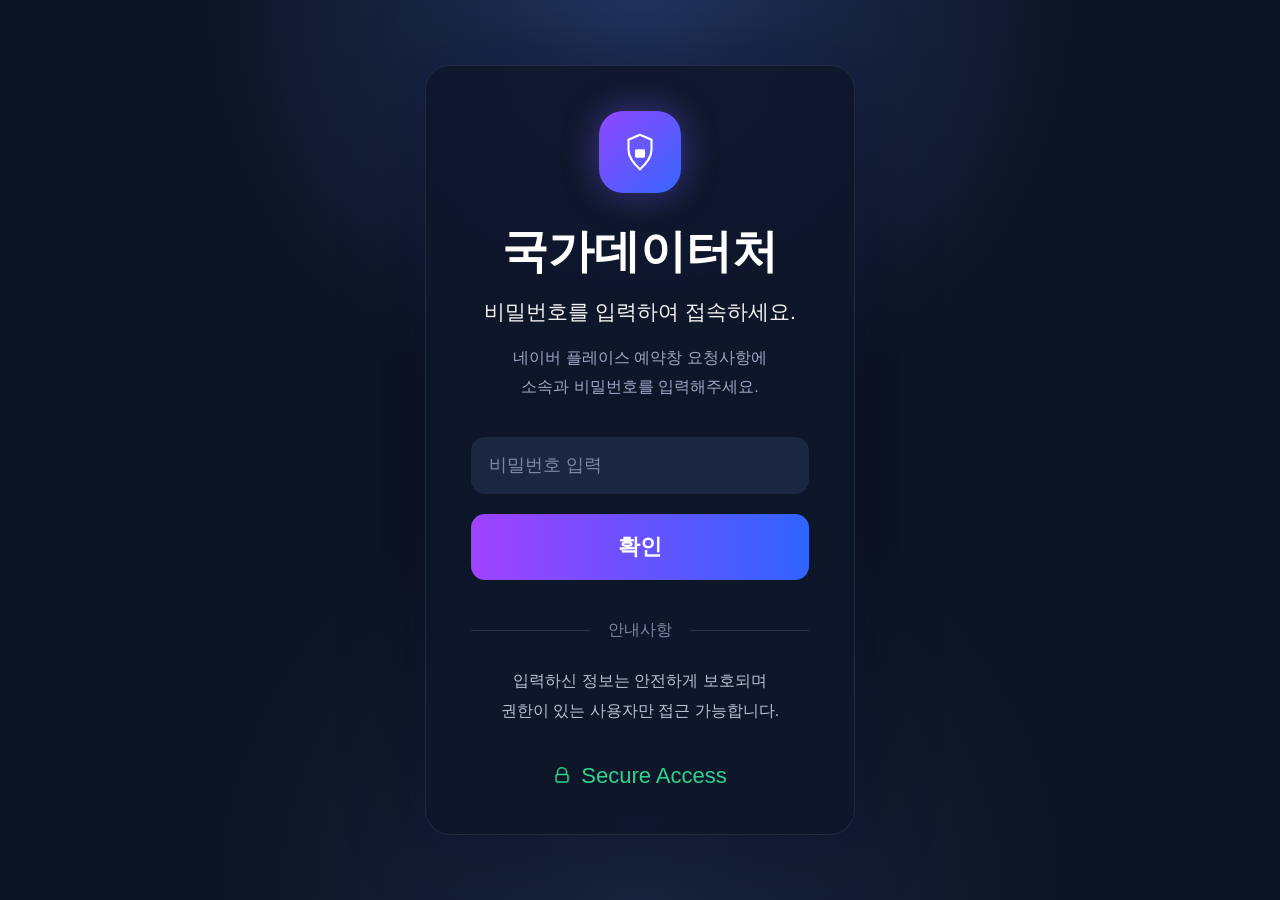
<file: index.html>
<!DOCTYPE html>
<html lang="ko">
<head>
<meta charset="UTF-8">
<meta name="viewport" content="width=device-width, initial-scale=1.0">
<title>국가데이터처</title>

<link rel="stylesheet" href="style.css">
</head>
<body>

<div class="background"></div>

<div class="card">

<div class="logo">

<svg viewBox="0 0 64 64">
<path d="M32 8
L48 15
V29
C48 40
40 49
32 56
24 49
16 40
16 29
V15
Z"
fill="none"
stroke="white"
stroke-width="3"/>

<rect
x="25"
y="28"
width="14"
height="12"
rx="2"
fill="white"/>

<path
d="M28 28
V24
A4 4 0 0 1 36 24
V28"
fill="none"
stroke="#6d5cff"
stroke-width="2"/>

</svg>

</div>

<h1>국가데이터처</h1>

<h2>비밀번호를 입력하여 접속하세요.</h2>

<p class="desc">
네이버 플레이스 예약창 요청사항에<br>
소속과 비밀번호를 입력해주세요.
</p>

<div class="inputBox">

<input
type="password"
id="pw"
placeholder="비밀번호 입력">

</div>

<button id="loginBtn">
확인
</button>

<div class="line">
<span>안내사항</span>
</div>

<p class="notice">
입력하신 정보는 안전하게 보호되며<br>
권한이 있는 사용자만 접근 가능합니다.
</p>

<div class="footer">

<svg width="18" height="18" viewBox="0 0 24 24">

<path
d="M6 10
V7
A6 6 0 0 1 18 7
V10"

fill="none"
stroke="#2ad58d"
stroke-width="2"/>

<rect
x="4"
y="10"
width="16"
height="10"
rx="2"
fill="none"
stroke="#2ad58d"
stroke-width="2"/>

</svg>

<span>Secure Access</span>

</div>

</div>

<script src="script.js"></script>

</body>
</html>
</file>
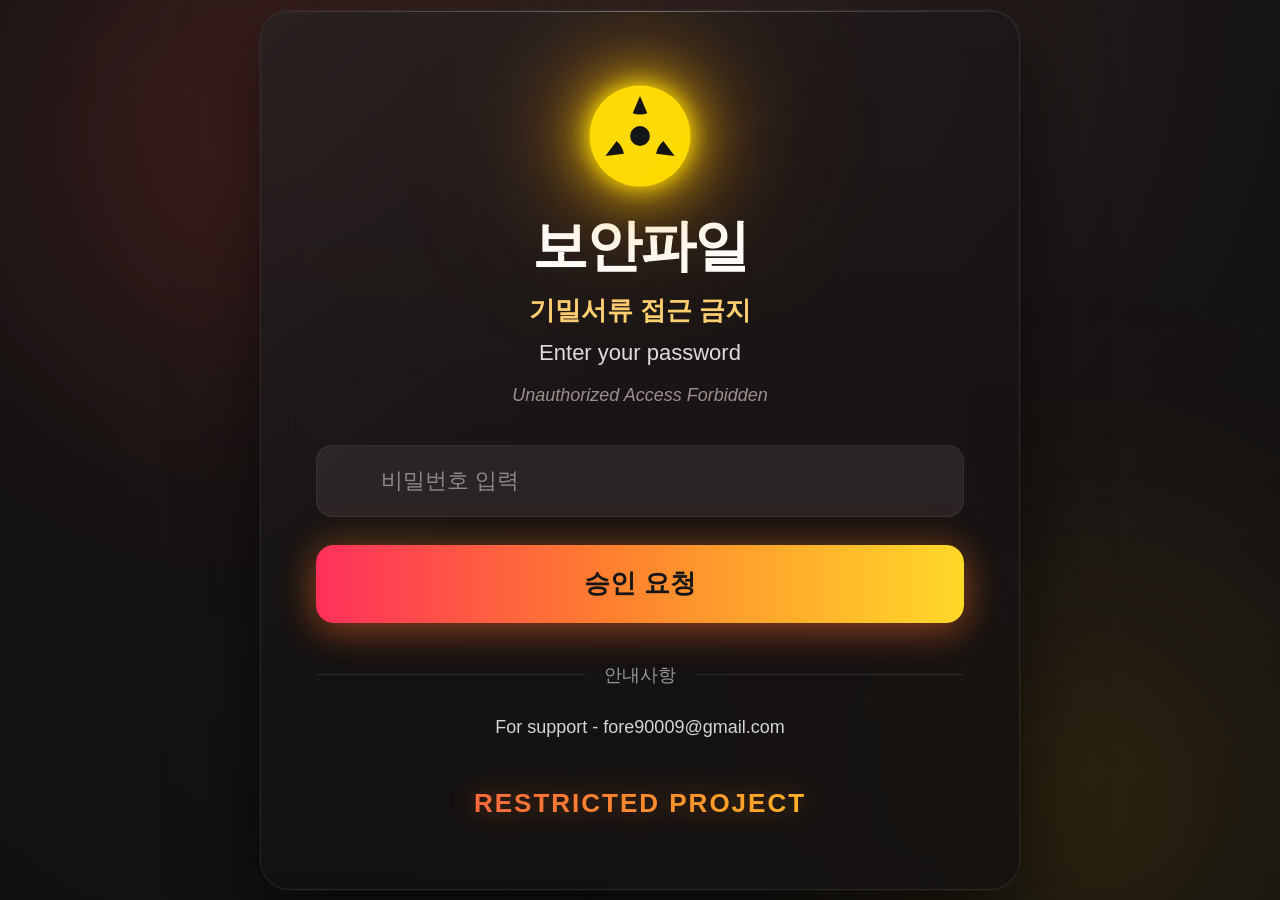
<file: MD4928/index.html>
<!DOCTYPE html>
<html lang="ko">
<head>
<meta charset="UTF-8">
<meta name="viewport" content="width=device-width,initial-scale=1.0">
<title>보안서류</title>

<link rel="stylesheet"
href="https://cdnjs.cloudflare.com/ajax/libs/font-awesome/6.5.2/css/all.min.css">

<link rel="stylesheet" href="style.css">
</head>
<body>

<div class="background">
<div class="bg-glow glow1"></div>
<div class="bg-glow glow2"></div>
</div>

<div id="loginPage">
<div class="card" id="card">

<div class="warning-area">

<svg class="warning-icon" viewBox="0 0 512 512">

    <circle
        cx="256"
        cy="256"
        r="235"
        fill="#FFD900"/>

    <circle
        cx="256"
        cy="256"
        r="46"
        fill="#111"/>

    <path
        fill="#111"
        d="M256 70
        L290 150
        A110 110 0 0 1 222 150
        Z"/>

    <path
        fill="#111"
        transform="rotate(120 256 256)"
        d="M256 70
        L290 150
        A110 110 0 0 1 222 150
        Z"/>

    <path
        fill="#111"
        transform="rotate(240 256 256)"
        d="M256 70
        L290 150
        A110 110 0 0 1 222 150
        Z"/>

</svg>

</div>

<h1>보안파일</h1>
<h2>기밀서류 접근 금지</h2>
<p class="subtitle">Enter your password</p>
<p class="notice-top">Unauthorized Access Forbidden</p>

<div class="input-box">
<input type="password" id="password" placeholder="비밀번호 입력">
</div>

<button id="loginBtn">
<span class="shine"></span>
승인 요청
</button>

<div class="divider"><span>안내사항</span></div>

<div class="info">
<p>For support - fore90009@gmail.com</p>
</div>

<div class="footer">
<span>RESTRICTED PROJECT</span>
</div>

</div>
</div>

<div id="linkTree" style="display:none;">

<div class="tree">

<img src="profile.png" class="profile">

<h1 class="treeTitle">보안서류</h1>

<p class="treeSub">승인된 사용자 전용 메뉴</p>

<div class="treeButtons">

<a class="treeBtn" href="https: //drive.google.com/drive/folders /1jBFRr2qg2sVYnWPCo6V8P8aJqS604mx7" target="_blank">드라이브</a>

<a class="treeBtn" href="https://example.com" target="_blank">문서</a>

<a class="treeBtn" href="https: //drive.google.com/drive/folders /1jBFRr2qg2sVYnWPCo6V8P8aJqS604mx7" target="_blank">보안파일</a>

<a class="treeBtn" href="https://example.com" target="_blank">AS 요청</a>

</div>

<div class="contact">
<h3>CONTACT ME</h3>

<div class="icons">

<a href="mailto:fore90009@gmail.com" target="_blank">
    <i class="fa-solid fa-envelope"></i>
</a>

<a href="https://example.com" target="_blank">
    <i class="fa-solid fa-globe"></i>
</a>

<a href="https://github.com/fore90009" target="_blank">
    <i class="fa-brands fa-github"></i>
</a>

</div>

</div>

</div>

</div>

<script src="script.js"></script>
</body>
</html>
</file>
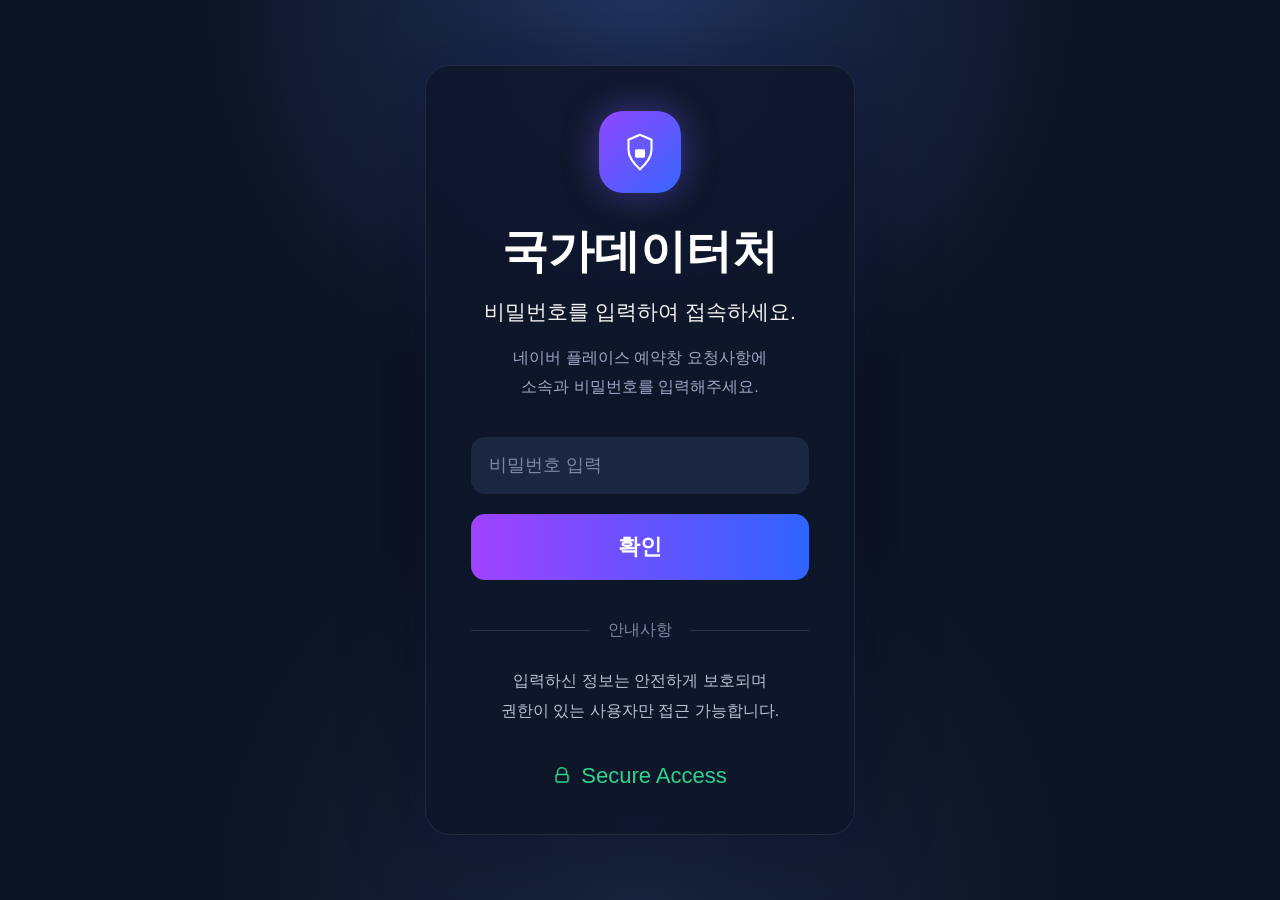
<file: site1-2/index.html>
<!DOCTYPE html>
<html lang="ko">
<head>
<meta charset="UTF-8">
<meta name="viewport" content="width=device-width, initial-scale=1.0">
<title>국가데이터처</title>

<link rel="stylesheet" href="style.css">
</head>
<body>

<div class="background"></div>

<div class="card">

<div class="logo">

<svg viewBox="0 0 64 64">
<path d="M32 8
L48 15
V29
C48 40
40 49
32 56
24 49
16 40
16 29
V15
Z"
fill="none"
stroke="white"
stroke-width="3"/>

<rect
x="25"
y="28"
width="14"
height="12"
rx="2"
fill="white"/>

<path
d="M28 28
V24
A4 4 0 0 1 36 24
V28"
fill="none"
stroke="#6d5cff"
stroke-width="2"/>

</svg>

</div>

<h1>국가데이터처</h1>

<h2>비밀번호를 입력하여 접속하세요.</h2>

<p class="desc">
네이버 플레이스 예약창 요청사항에<br>
소속과 비밀번호를 입력해주세요.
</p>

<div class="inputBox">

<input
type="password"
id="pw"
placeholder="비밀번호 입력">

</div>

<button id="loginBtn">
확인
</button>

<div class="line">
<span>안내사항</span>
</div>

<p class="notice">
입력하신 정보는 안전하게 보호되며<br>
권한이 있는 사용자만 접근 가능합니다.
</p>

<div class="footer">

<svg width="18" height="18" viewBox="0 0 24 24">

<path
d="M6 10
V7
A6 6 0 0 1 18 7
V10"

fill="none"
stroke="#2ad58d"
stroke-width="2"/>

<rect
x="4"
y="10"
width="16"
height="10"
rx="2"
fill="none"
stroke="#2ad58d"
stroke-width="2"/>

</svg>

<span>Secure Access</span>

</div>

</div>

<script src="script.js"></script>

</body>
</html>
</file>
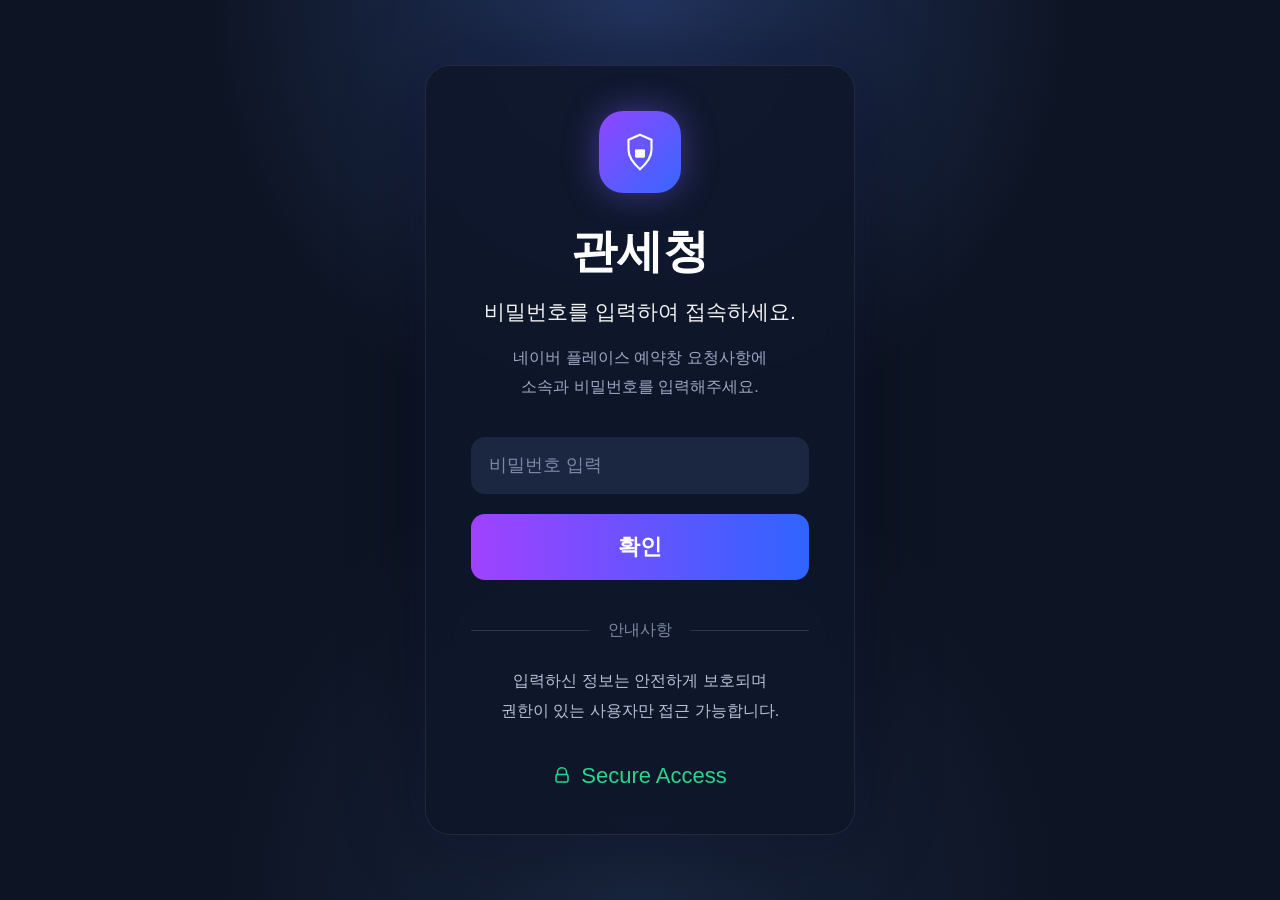
<file: site2-2/index.html>
<!DOCTYPE html>
<html lang="ko">
<head>
<meta charset="UTF-8">
<meta name="viewport" content="width=device-width, initial-scale=1.0">
<title>관세청</title>

<link rel="stylesheet" href="style.css">
</head>
<body>

<div class="background"></div>

<div class="card">

<div class="logo">

<svg viewBox="0 0 64 64">
<path d="M32 8
L48 15
V29
C48 40
40 49
32 56
24 49
16 40
16 29
V15
Z"
fill="none"
stroke="white"
stroke-width="3"/>

<rect
x="25"
y="28"
width="14"
height="12"
rx="2"
fill="white"/>

<path
d="M28 28
V24
A4 4 0 0 1 36 24
V28"
fill="none"
stroke="#6d5cff"
stroke-width="2"/>

</svg>

</div>

<h1>관세청</h1>

<h2>비밀번호를 입력하여 접속하세요.</h2>

<p class="desc">
네이버 플레이스 예약창 요청사항에<br>
소속과 비밀번호를 입력해주세요.
</p>

<div class="inputBox">

<input
type="password"
id="pw"
placeholder="비밀번호 입력">

</div>

<button id="loginBtn">
확인
</button>

<div class="line">
<span>안내사항</span>
</div>

<p class="notice">
입력하신 정보는 안전하게 보호되며<br>
권한이 있는 사용자만 접근 가능합니다.
</p>

<div class="footer">

<svg width="18" height="18" viewBox="0 0 24 24">

<path
d="M6 10
V7
A6 6 0 0 1 18 7
V10"

fill="none"
stroke="#2ad58d"
stroke-width="2"/>

<rect
x="4"
y="10"
width="16"
height="10"
rx="2"
fill="none"
stroke="#2ad58d"
stroke-width="2"/>

</svg>

<span>Secure Access</span>

</div>

</div>

<script src="script.js"></script>

</body>
</html>
</file>
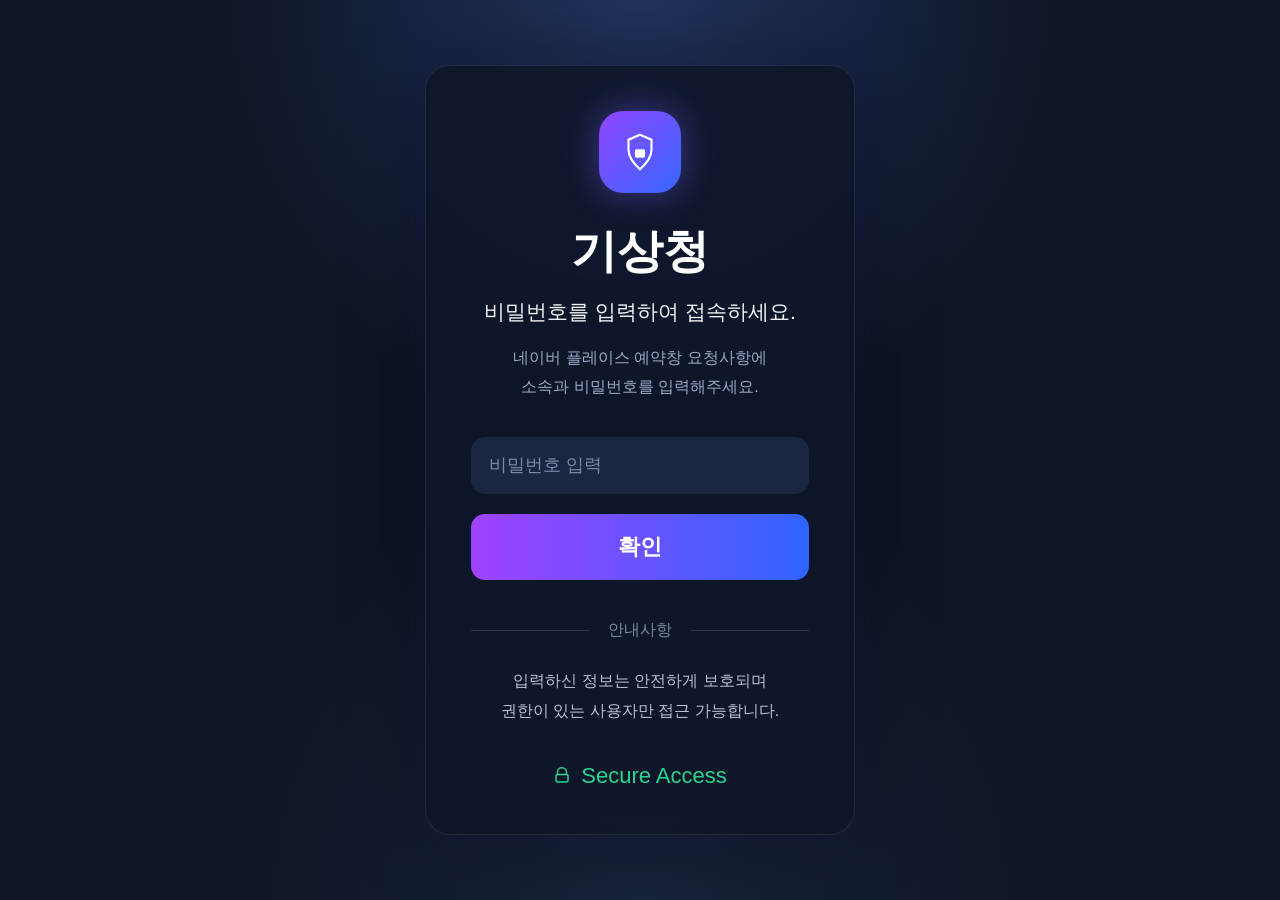
<file: site3-1/index.html>
<!DOCTYPE html>
<html lang="ko">
<head>
<meta charset="UTF-8">
<meta name="viewport" content="width=device-width, initial-scale=1.0">
<title>기상청</title>

<link rel="stylesheet" href="style.css">
</head>
<body>

<div class="background"></div>

<div class="card">

<div class="logo">

<svg viewBox="0 0 64 64">
<path d="M32 8
L48 15
V29
C48 40
40 49
32 56
24 49
16 40
16 29
V15
Z"
fill="none"
stroke="white"
stroke-width="3"/>

<rect
x="25"
y="28"
width="14"
height="12"
rx="2"
fill="white"/>

<path
d="M28 28
V24
A4 4 0 0 1 36 24
V28"
fill="none"
stroke="#6d5cff"
stroke-width="2"/>

</svg>

</div>

<h1>기상청</h1>

<h2>비밀번호를 입력하여 접속하세요.</h2>

<p class="desc">
네이버 플레이스 예약창 요청사항에<br>
소속과 비밀번호를 입력해주세요.
</p>

<div class="inputBox">

<input
type="password"
id="pw"
placeholder="비밀번호 입력">

</div>

<button id="loginBtn">
확인
</button>

<div class="line">
<span>안내사항</span>
</div>

<p class="notice">
입력하신 정보는 안전하게 보호되며<br>
권한이 있는 사용자만 접근 가능합니다.
</p>

<div class="footer">

<svg width="18" height="18" viewBox="0 0 24 24">

<path
d="M6 10
V7
A6 6 0 0 1 18 7
V10"

fill="none"
stroke="#2ad58d"
stroke-width="2"/>

<rect
x="4"
y="10"
width="16"
height="10"
rx="2"
fill="none"
stroke="#2ad58d"
stroke-width="2"/>

</svg>

<span>Secure Access</span>

</div>

</div>

<script src="script.js"></script>

</body>
</html>
</file>
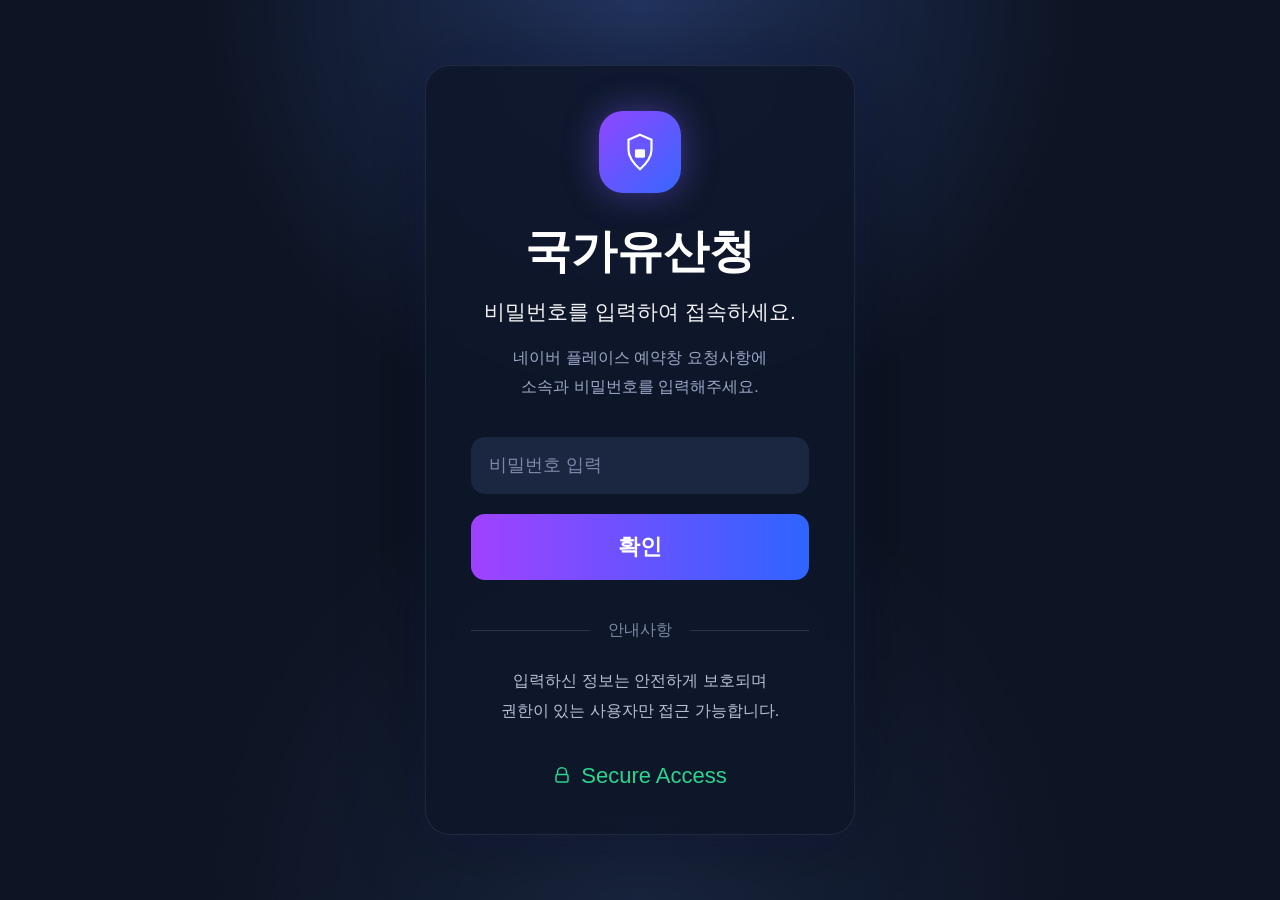
<file: site4-2/index.html>
<!DOCTYPE html>
<html lang="ko">
<head>
<meta charset="UTF-8">
<meta name="viewport" content="width=device-width, initial-scale=1.0">
<title>국가유산청</title>

<link rel="stylesheet" href="style.css">
</head>
<body>

<div class="background"></div>

<div class="card">

<div class="logo">

<svg viewBox="0 0 64 64">
<path d="M32 8
L48 15
V29
C48 40
40 49
32 56
24 49
16 40
16 29
V15
Z"
fill="none"
stroke="white"
stroke-width="3"/>

<rect
x="25"
y="28"
width="14"
height="12"
rx="2"
fill="white"/>

<path
d="M28 28
V24
A4 4 0 0 1 36 24
V28"
fill="none"
stroke="#6d5cff"
stroke-width="2"/>

</svg>

</div>

<h1>국가유산청</h1>

<h2>비밀번호를 입력하여 접속하세요.</h2>

<p class="desc">
네이버 플레이스 예약창 요청사항에<br>
소속과 비밀번호를 입력해주세요.
</p>

<div class="inputBox">

<input
type="password"
id="pw"
placeholder="비밀번호 입력">

</div>

<button id="loginBtn">
확인
</button>

<div class="line">
<span>안내사항</span>
</div>

<p class="notice">
입력하신 정보는 안전하게 보호되며<br>
권한이 있는 사용자만 접근 가능합니다.
</p>

<div class="footer">

<svg width="18" height="18" viewBox="0 0 24 24">

<path
d="M6 10
V7
A6 6 0 0 1 18 7
V10"

fill="none"
stroke="#2ad58d"
stroke-width="2"/>

<rect
x="4"
y="10"
width="16"
height="10"
rx="2"
fill="none"
stroke="#2ad58d"
stroke-width="2"/>

</svg>

<span>Secure Access</span>

</div>

</div>

<script src="script.js"></script>

</body>
</html>
</file>
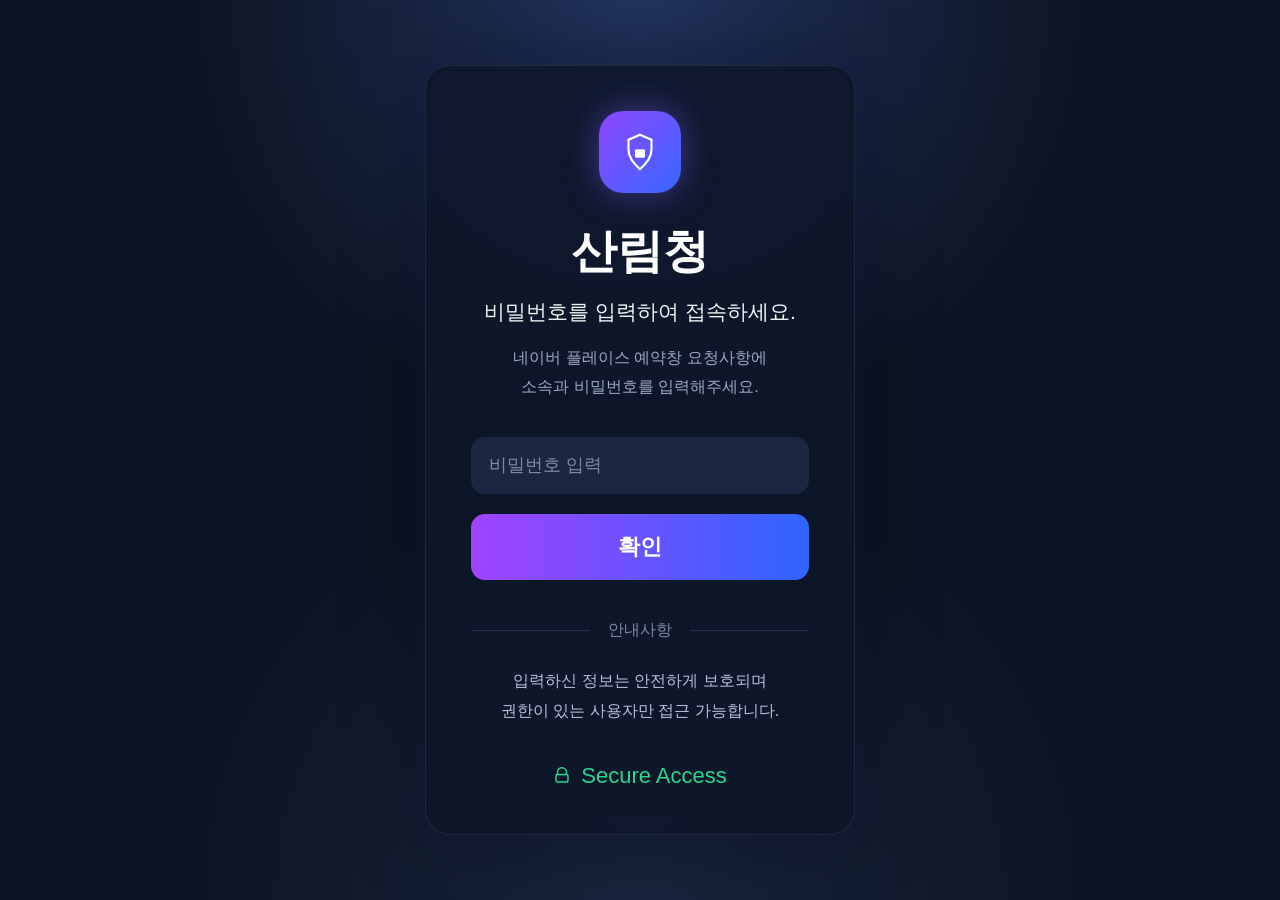
<file: site5-2/index.html>
<!DOCTYPE html>
<html lang="ko">
<head>
<meta charset="UTF-8">
<meta name="viewport" content="width=device-width, initial-scale=1.0">
<title>산림청</title>

<link rel="stylesheet" href="style.css">
</head>
<body>

<div class="background"></div>

<div class="card">

<div class="logo">

<svg viewBox="0 0 64 64">
<path d="M32 8
L48 15
V29
C48 40
40 49
32 56
24 49
16 40
16 29
V15
Z"
fill="none"
stroke="white"
stroke-width="3"/>

<rect
x="25"
y="28"
width="14"
height="12"
rx="2"
fill="white"/>

<path
d="M28 28
V24
A4 4 0 0 1 36 24
V28"
fill="none"
stroke="#6d5cff"
stroke-width="2"/>

</svg>

</div>

<h1>산림청</h1>

<h2>비밀번호를 입력하여 접속하세요.</h2>

<p class="desc">
네이버 플레이스 예약창 요청사항에<br>
소속과 비밀번호를 입력해주세요.
</p>

<div class="inputBox">

<input
type="password"
id="pw"
placeholder="비밀번호 입력">

</div>

<button id="loginBtn">
확인
</button>

<div class="line">
<span>안내사항</span>
</div>

<p class="notice">
입력하신 정보는 안전하게 보호되며<br>
권한이 있는 사용자만 접근 가능합니다.
</p>

<div class="footer">

<svg width="18" height="18" viewBox="0 0 24 24">

<path
d="M6 10
V7
A6 6 0 0 1 18 7
V10"

fill="none"
stroke="#2ad58d"
stroke-width="2"/>

<rect
x="4"
y="10"
width="16"
height="10"
rx="2"
fill="none"
stroke="#2ad58d"
stroke-width="2"/>

</svg>

<span>Secure Access</span>

</div>

</div>

<script src="script.js"></script>

</body>
</html>
</file>
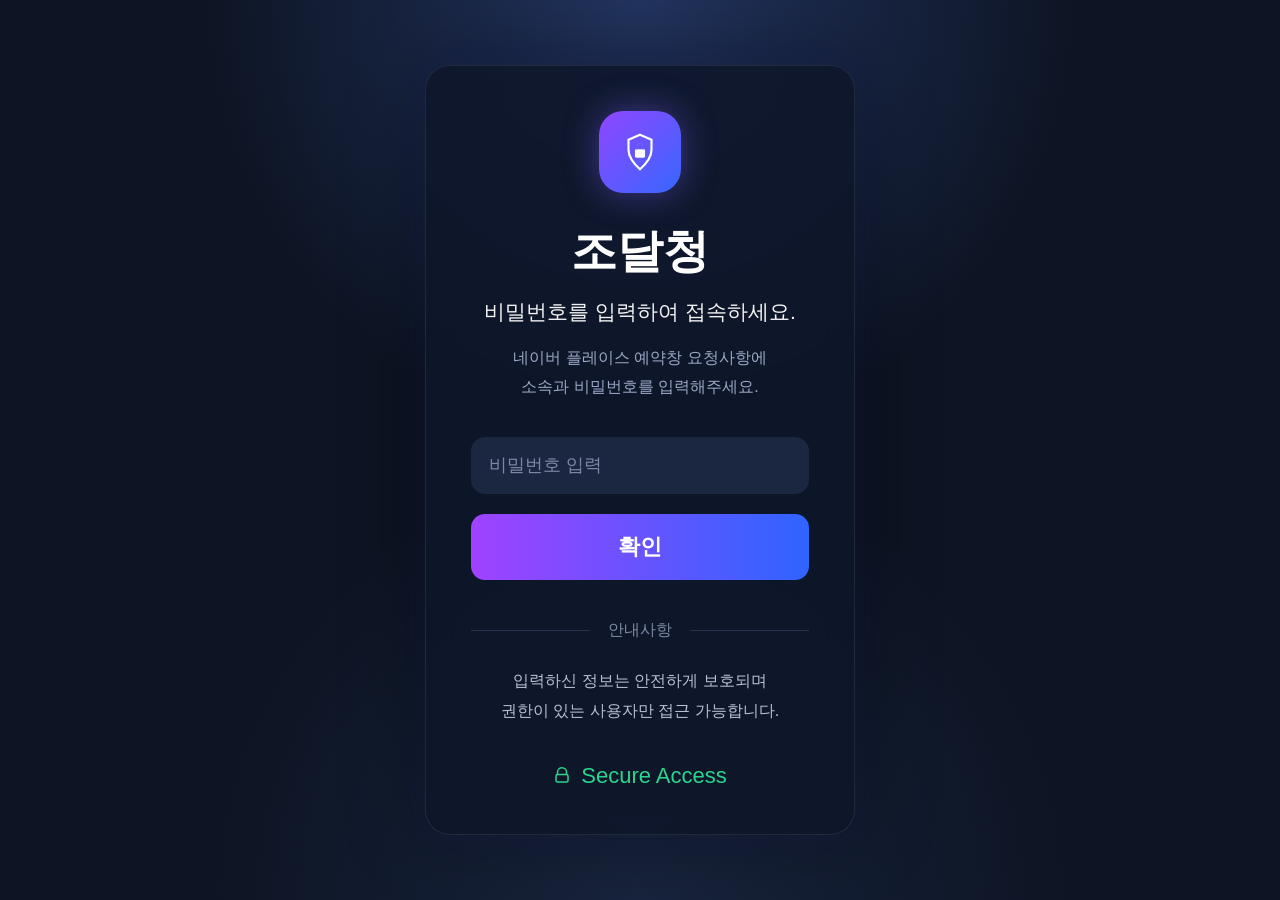
<file: site6-2/index.html>
<!DOCTYPE html>
<html lang="ko">
<head>
<meta charset="UTF-8">
<meta name="viewport" content="width=device-width, initial-scale=1.0">
<title>조달청</title>

<link rel="stylesheet" href="style.css">
</head>
<body>

<div class="background"></div>

<div class="card">

<div class="logo">

<svg viewBox="0 0 64 64">
<path d="M32 8
L48 15
V29
C48 40
40 49
32 56
24 49
16 40
16 29
V15
Z"
fill="none"
stroke="white"
stroke-width="3"/>

<rect
x="25"
y="28"
width="14"
height="12"
rx="2"
fill="white"/>

<path
d="M28 28
V24
A4 4 0 0 1 36 24
V28"
fill="none"
stroke="#6d5cff"
stroke-width="2"/>

</svg>

</div>

<h1>조달청</h1>

<h2>비밀번호를 입력하여 접속하세요.</h2>

<p class="desc">
네이버 플레이스 예약창 요청사항에<br>
소속과 비밀번호를 입력해주세요.
</p>

<div class="inputBox">

<input
type="password"
id="pw"
placeholder="비밀번호 입력">

</div>

<button id="loginBtn">
확인
</button>

<div class="line">
<span>안내사항</span>
</div>

<p class="notice">
입력하신 정보는 안전하게 보호되며<br>
권한이 있는 사용자만 접근 가능합니다.
</p>

<div class="footer">

<svg width="18" height="18" viewBox="0 0 24 24">

<path
d="M6 10
V7
A6 6 0 0 1 18 7
V10"

fill="none"
stroke="#2ad58d"
stroke-width="2"/>

<rect
x="4"
y="10"
width="16"
height="10"
rx="2"
fill="none"
stroke="#2ad58d"
stroke-width="2"/>

</svg>

<span>Secure Access</span>

</div>

</div>

<script src="script.js"></script>

</body>
</html>
</file>
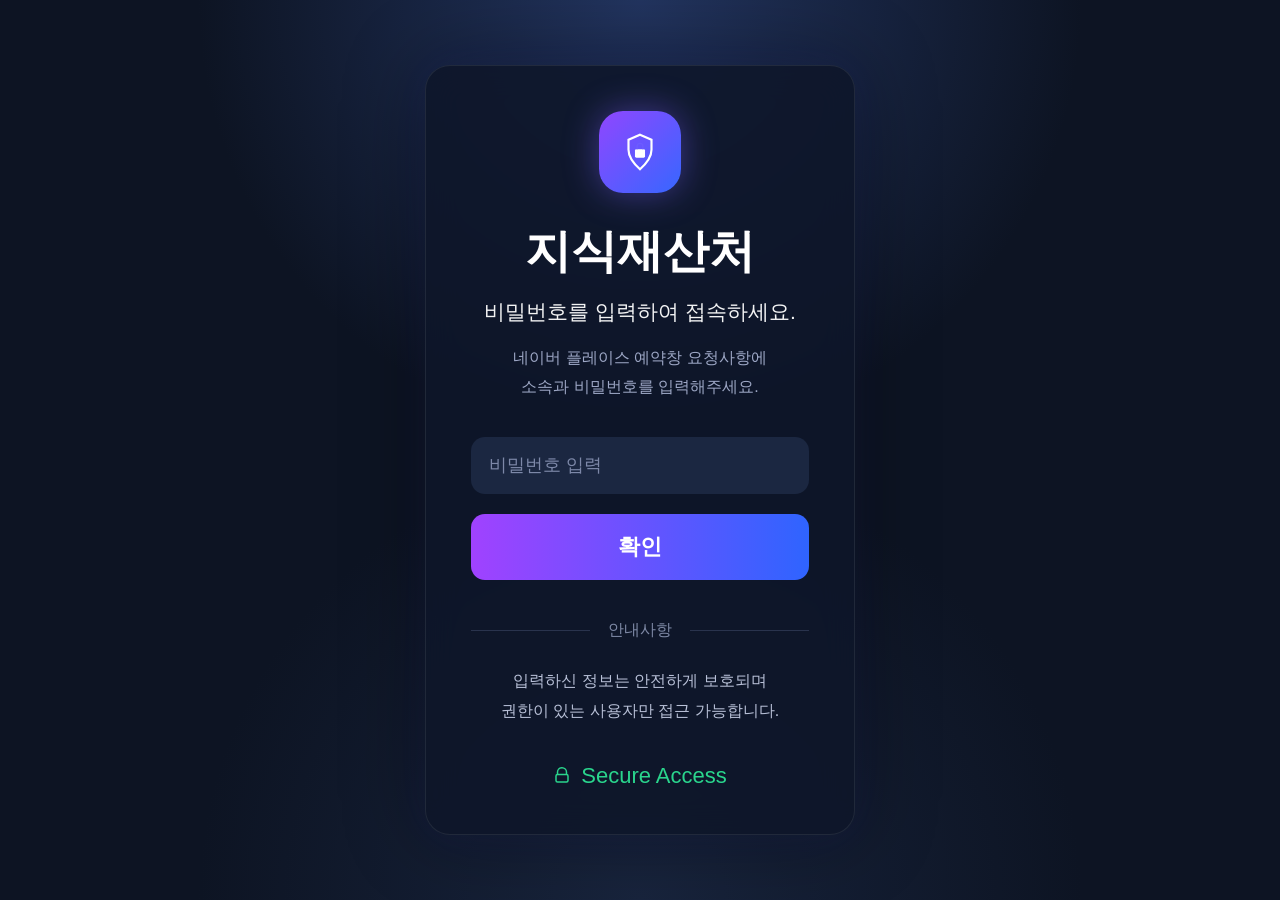
<file: site7-2/index.html>
<!DOCTYPE html>
<html lang="ko">
<head>
<meta charset="UTF-8">
<meta name="viewport" content="width=device-width, initial-scale=1.0">
<title>지식재산처</title>

<link rel="stylesheet" href="style.css">
</head>
<body>

<div class="background"></div>

<div class="card">

<div class="logo">

<svg viewBox="0 0 64 64">
<path d="M32 8
L48 15
V29
C48 40
40 49
32 56
24 49
16 40
16 29
V15
Z"
fill="none"
stroke="white"
stroke-width="3"/>

<rect
x="25"
y="28"
width="14"
height="12"
rx="2"
fill="white"/>

<path
d="M28 28
V24
A4 4 0 0 1 36 24
V28"
fill="none"
stroke="#6d5cff"
stroke-width="2"/>

</svg>

</div>

<h1>지식재산처</h1>

<h2>비밀번호를 입력하여 접속하세요.</h2>

<p class="desc">
네이버 플레이스 예약창 요청사항에<br>
소속과 비밀번호를 입력해주세요.
</p>

<div class="inputBox">

<input
type="password"
id="pw"
placeholder="비밀번호 입력">

</div>

<button id="loginBtn">
확인
</button>

<div class="line">
<span>안내사항</span>
</div>

<p class="notice">
입력하신 정보는 안전하게 보호되며<br>
권한이 있는 사용자만 접근 가능합니다.
</p>

<div class="footer">

<svg width="18" height="18" viewBox="0 0 24 24">

<path
d="M6 10
V7
A6 6 0 0 1 18 7
V10"

fill="none"
stroke="#2ad58d"
stroke-width="2"/>

<rect
x="4"
y="10"
width="16"
height="10"
rx="2"
fill="none"
stroke="#2ad58d"
stroke-width="2"/>

</svg>

<span>Secure Access</span>

</div>

</div>

<script src="script.js"></script>

</body>
</html>
</file>
<file: style.css>
*{
margin:0;
padding:0;
box-sizing:border-box;
font-family:Pretendard,Arial,sans-serif;
}

body{

background:#0f1627;

display:flex;

justify-content:center;

align-items:center;

height:100vh;

overflow:hidden;

color:white;

}

.background{

position:fixed;

inset:0;

background:
radial-gradient(circle at top,#22345f 0%,transparent 40%),
radial-gradient(circle at bottom,#18243d 0%,transparent 40%),
#0d1423;

}

.card{

position:relative;

width:430px;

padding:45px;

border-radius:25px;

background:rgba(14,22,42,.88);

backdrop-filter:blur(16px);

border:1px solid rgba(255,255,255,.08);

box-shadow:

0 0 80px rgba(0,0,0,.4),

0 0 40px rgba(80,90,255,.1);

text-align:center;

}

.logo{

width:82px;

height:82px;

margin:auto;

border-radius:24px;

background:linear-gradient(135deg,#9046ff,#3767ff);

display:flex;

align-items:center;

justify-content:center;

box-shadow:

0 0 35px rgba(124,96,255,.45);

margin-bottom:28px;

}

.logo svg{

width:46px;

}

h1{

font-size:46px;

font-weight:700;

margin-bottom:15px;

}

h2{

font-size:21px;

font-weight:500;

opacity:.95;

margin-bottom:18px;

}

.desc{

color:#9da7c5;

line-height:1.8;

margin-bottom:35px;

}

.inputBox{

margin-bottom:20px;

}

input{

width:100%;

padding:18px;

border:none;

outline:none;

border-radius:14px;

background:#1b2741;

color:white;

font-size:18px;

}

input::placeholder{

color:#7d88a8;

}

button{

width:100%;

padding:18px;

border:none;

border-radius:14px;

font-size:22px;

cursor:pointer;

font-weight:700;

background:linear-gradient(90deg,#a042ff,#2f64ff);

color:white;

transition:.25s;

}

button:hover{

transform:translateY(-2px);

box-shadow:0 12px 30px rgba(88,103,255,.35);

}

.line{

margin:40px 0 25px;

display:flex;

align-items:center;

color:#7e89a5;

}

.line::before,

.line::after{

content:"";

flex:1;

height:1px;

background:#29334d;

}

.line span{

padding:0 18px;

}

.notice{

color:#b8c0d7;

line-height:1.9;

}

.footer{

margin-top:36px;

display:flex;

justify-content:center;

align-items:center;

gap:10px;

font-size:22px;

color:#2ad58d;

}

@media(max-width:600px){

.card{

width:92%;

padding:30px;

}

h1{

font-size:36px;

}

}
</file>
<file: MD4928/style.css>
/* ==========================================================
   RESET
========================================================== */

*{
    margin:0;
    padding:0;
    box-sizing:border-box;
}

:root{

    --bg:#111111;
    --card:#181515;

    --border:rgba(255,255,255,.08);

    --white:#ffffff;

    --text:#d8d8d8;

    --red:#ff315a;
    --orange:#ff8d33;
    --yellow:#ffd72b;

    --gradient:
    linear-gradient(
        135deg,
        #ff315a 0%,
        #ff8d33 50%,
        #ffe81a 100%
    );

}

/* ==========================================================
   BODY
========================================================== */

html{

    scroll-behavior:smooth;

}

body{

    width:100%;
    min-height:100vh;

    display:flex;
    justify-content:center;
    align-items:center;

    overflow:hidden;

    font-family:
    "Pretendard",
    "Noto Sans KR",
    sans-serif;

    background:
    radial-gradient(circle at top,#332321 0%,#171414 55%,#111 100%);

    color:white;

}

/* ==========================================================
   BACKGROUND
========================================================== */

.background{

    position:fixed;
    inset:0;
    overflow:hidden;
    z-index:-10;

}

/* 붉은 Glow */

.glow1{

    position:absolute;

    width:800px;
    height:800px;

    top:-250px;
    left:-150px;

    border-radius:50%;

    background:

    radial-gradient(circle,
    rgba(255,60,70,.18),
    rgba(255,70,50,.06),
    transparent 72%);

    filter:blur(80px);

}

/* 노란 Glow */

.glow2{

    position:absolute;

    width:900px;
    height:900px;

    bottom:-350px;
    right:-250px;

    border-radius:50%;

    background:

    radial-gradient(circle,
    rgba(255,190,0,.14),
    rgba(255,160,0,.04),
    transparent 70%);

    filter:blur(90px);

}

/* ==========================================================
   CARD
========================================================== */

.card{

    position:relative;

    width:760px;
    max-width:92%;

    padding:70px 55px;

    border-radius:30px;

    background:

    linear-gradient(
    180deg,
    rgba(28,23,23,.80),
    rgba(19,17,17,.85));

    backdrop-filter:blur(20px);

    border:1px solid rgba(255,255,255,.08);

    overflow:hidden;

    box-shadow:

    inset 0 1px 0 rgba(255,255,255,.06),

    0 30px 80px rgba(0,0,0,.55),

    0 0 0 1px rgba(255,255,255,.03);

}

/* 카드 상단 반사 */

.card::before{

    content:"";

    position:absolute;

    left:0;
    top:0;

    width:100%;
    height:1px;

    background:

    linear-gradient(
    90deg,
    transparent,
    rgba(255,255,255,.30),
    transparent);

}

.card::after{

    content:"";

    position:absolute;

    inset:0;

    border-radius:30px;

    pointer-events:none;

    background:

    linear-gradient(
    135deg,
    rgba(255,255,255,.04),
    transparent 45%);

}

/* ==========================================================
   WARNING ICON
========================================================== */

.warning-area{

    width:110px;
    height:110px;

    margin:auto;

    margin-bottom:22px;

    display:flex;
    justify-content:center;
    align-items:center;

}

/* ==========================================================
   HUGE WARNING ICON
========================================================== */

.warning-area{

    display:flex;
    justify-content:center;
    align-items:center;

    margin-bottom:18px;

}

.warning-icon{

    width:210px;
    height:210px;

    animation:warningPulse 2.8s ease-in-out infinite;

    filter:
        drop-shadow(0 0 10px rgba(255,230,0,.9))
        drop-shadow(0 0 25px rgba(255,210,0,.8))
        drop-shadow(0 0 45px rgba(255,160,0,.55))
        drop-shadow(0 0 80px rgba(255,140,0,.35));

}

/* ==========================================================
   TITLE
========================================================== */

h1{

    text-align:center;

    font-size:56px;

    font-weight:900;

    letter-spacing:-2px;

    margin-bottom:8px;

}

h2{

    text-align:center;

    color:#ffcf72;

    font-size:26px;

    font-weight:700;

    margin-bottom:12px;

}

.subtitle{

    text-align:center;

    color:#dddddd;

    font-size:22px;

    margin-bottom:15px;

}

.notice-top{

    text-align:center;

    color:#9d8f8f;

    line-height:1.6;

    font-size:18px;

    margin-bottom:35px;

    font-style:italic;

}

/* ==========================================================
   INPUT
========================================================== */

.input-box{

    position:relative;

    margin-bottom:28px;

}

.lock-icon{

    position:absolute;

    left:24px;

    top:50%;

    width:22px;

    height:22px;

    transform:translateY(-50%);

    fill:none;

    stroke:#ffb650;

    stroke-width:2;

}

input{

    width:100%;

    height:72px;

    border:none;

    outline:none;

    border-radius:16px;

    background:#2a2323;

    border:1px solid rgba(255,255,255,.06);

    color:white;

    font-size:22px;

    padding-left:64px;

    transition:.25s;

}

input::placeholder{

    color:#8c8787;

}

input:focus{

    border-color:#ff7a3b;

    box-shadow:

    0 0 18px rgba(255,130,60,.35);

}
/* ==========================================================
   LOGIN BUTTON
========================================================== */

button{

    position:relative;

    width:100%;
    height:78px;

    border:none;
    outline:none;

    cursor:pointer;

    overflow:hidden;

    border-radius:18px;

    display:flex;
    justify-content:center;
    align-items:center;
    gap:12px;

    font-size:26px;
    font-weight:800;

    color:#161616;

    background:linear-gradient(
        90deg,
        #ff2f5b 0%,
        #ff7f2f 45%,
        #ffd928 100%
    );

    transition:.35s;

    box-shadow:
    0 10px 35px rgba(255,90,40,.35),
    0 0 40px rgba(255,150,30,.25);

}

/* Shine Effect */

button .shine{

    position:absolute;

    left:-120px;

    width:90px;
    height:160%;

    background:

    linear-gradient(
    90deg,
    transparent,
    rgba(255,255,255,.55),
    transparent);

    transform:rotate(20deg);

    animation:shine 3.5s infinite;

}

@keyframes shine{

0%{

left:-140px;

}

100%{

left:850px;

}

}

/* Hover */

button:hover{

transform:translateY(-3px);

box-shadow:

0 18px 45px rgba(255,120,40,.5),
0 0 50px rgba(255,180,20,.4);

}

/* Click */

button:active{

transform:scale(.98);

}

/* Shield */

.shield-icon{

width:24px;

height:24px;

fill:none;

stroke:#222;

stroke-width:2.2;

stroke-linecap:round;

stroke-linejoin:round;

}

/* ==========================================================
DIVIDER
========================================================== */

.divider{

display:flex;

align-items:center;

margin:40px 0 24px;

}

.divider::before,
.divider::after{

content:"";

flex:1;

height:1px;

background:

rgba(255,255,255,.09);

}

.divider span{

padding:0 18px;

font-size:18px;

color:#999;

}

/* ==========================================================
INFO
========================================================== */

.info{

text-align:center;

}

.info p{

font-size:18px;

line-height:1.8;

color:#d5d5d5;

margin:8px 0;

}

/* ==========================================================
FOOTER
========================================================== */

.footer{

margin-top:45px;

display:flex;

justify-content:center;

align-items:center;

gap:12px;

font-size:26px;

font-weight:800;

letter-spacing:2px;

background:linear-gradient(
90deg,
#ff4b4b,
#ff8a2e,
#ffd51d);

-webkit-background-clip:text;

-webkit-text-fill-color:transparent;

filter:

drop-shadow(0 0 12px rgba(255,130,20,.4));

}

.mini-warning{

width:22px;

height:22px;

stroke:#ffba32;

stroke-width:3;

fill:none;

}

/* ==========================================================
CARD HOVER
========================================================== */

.card{

transition:
transform .25s,
box-shadow .25s;

}

.card:hover{

transform:

translateY(-4px);

box-shadow:

0 40px 90px rgba(0,0,0,.65),

0 0 40px rgba(255,120,40,.08);

}

/* ==========================================================
INPUT ANIMATION
========================================================== */

input{

transition:

.25s;

}

input:hover{

background:#302727;

}

/* ==========================================================
SCROLL BAR
========================================================== */

::-webkit-scrollbar{

width:8px;

}

::-webkit-scrollbar-thumb{

background:#555;

border-radius:30px;

}

/* ==========================================================
MOBILE
========================================================== */

@media(max-width:768px){

.card{

padding:35px 22px;

}

.warning-icon{

width:72px;
height:72px;

}

h1{

font-size:38px;

}

h2{

font-size:20px;

}

.subtitle{

font-size:16px;

}

.notice-top{

font-size:14px;

}

input{

height:62px;

font-size:18px;

}

button{

height:64px;

font-size:20px;

}

.info p{

font-size:15px;

}

.footer{

font-size:18px;

}

}

/* ==========================================================
BACKGROUND ANIMATION
========================================================== */

.glow1{

animation:glowMove1 10s ease-in-out infinite alternate;

}

.glow2{

animation:glowMove2 12s ease-in-out infinite alternate;

}

@keyframes glowMove1{

from{

transform:translate(-40px,-20px);

}

to{

transform:translate(40px,20px);

}

}

@keyframes glowMove2{

from{

transform:translate(20px,-30px);

}

to{

transform:translate(-30px,40px);

}

}


#loginPage{
    width:100%;
    display:flex;
    justify-content:center;
    align-items:center;
}

#linkTree{
    min-height:100vh;
    width:100%;
    display:none;
    justify-content:center;
    align-items:center;
    padding:40px 20px;
}

.tree{
    width:420px;
    max-width:100%;
    background:#f6f0e6;
    border-radius:28px;
    padding:35px;
    text-align:center;
    box-shadow:0 20px 60px rgba(0,0,0,.35);
}

.profile{

    width:140px;
    height:140px;

    object-fit:cover;

    border-radius:50%;

    border:4px solid #fff;

    box-shadow:
        0 0 25px rgba(255,180,50,.4);

}

.treeTitle{
    color:#222;
    font-size:32px;
    margin-bottom:10px;
}

.treeSub{
    color:#666;
    margin-bottom:30px;
}

.treeButtons{
    display:flex;
    flex-direction:column;
    gap:14px;
}

.treeBtn{
    text-decoration:none;
    background:#222;
    color:#fff;
    padding:16px;
    border-radius:14px;
    font-weight:700;
    transition:.25s;
}

.treeBtn:hover{
    transform:translateY(-2px);
    background:#000;
}

.contact{
    margin-top:35px;
}

.contact h3{
    color:#444;
    margin-bottom:16px;
}

.icons{
    display:flex;
    justify-content:center;
    gap:24px;
    align-items:center;
}

.icons a{
    text-decoration:none;
    color:#222;
    font-size:28px;
}

.git{
    width:34px;
    height:34px;
}

@keyframes warningPulse{

    0%{

        transform:scale(1);

        filter:
        drop-shadow(0 0 10px rgba(255,230,0,.9))
        drop-shadow(0 0 25px rgba(255,210,0,.8))
        drop-shadow(0 0 45px rgba(255,160,0,.5));

    }

    50%{

        transform:scale(1.06);

        filter:
        drop-shadow(0 0 18px rgba(255,255,0,1))
        drop-shadow(0 0 45px rgba(255,220,0,1))
        drop-shadow(0 0 80px rgba(255,170,0,.9))
        drop-shadow(0 0 120px rgba(255,130,0,.7));

    }

    100%{

        transform:scale(1);

        filter:
        drop-shadow(0 0 10px rgba(255,230,0,.9))
        drop-shadow(0 0 25px rgba(255,210,0,.8))
        drop-shadow(0 0 45px rgba(255,160,0,.5));

    }

}
</file>
<file: site1-2/style.css>
*{
margin:0;
padding:0;
box-sizing:border-box;
font-family:Pretendard,Arial,sans-serif;
}

body{

background:#0f1627;

display:flex;

justify-content:center;

align-items:center;

height:100vh;

overflow:hidden;

color:white;

}

.background{

position:fixed;

inset:0;

background:
radial-gradient(circle at top,#22345f 0%,transparent 40%),
radial-gradient(circle at bottom,#18243d 0%,transparent 40%),
#0d1423;

}

.card{

position:relative;

width:430px;

padding:45px;

border-radius:25px;

background:rgba(14,22,42,.88);

backdrop-filter:blur(16px);

border:1px solid rgba(255,255,255,.08);

box-shadow:

0 0 80px rgba(0,0,0,.4),

0 0 40px rgba(80,90,255,.1);

text-align:center;

}

.logo{

width:82px;

height:82px;

margin:auto;

border-radius:24px;

background:linear-gradient(135deg,#9046ff,#3767ff);

display:flex;

align-items:center;

justify-content:center;

box-shadow:

0 0 35px rgba(124,96,255,.45);

margin-bottom:28px;

}

.logo svg{

width:46px;

}

h1{

font-size:46px;

font-weight:700;

margin-bottom:15px;

}

h2{

font-size:21px;

font-weight:500;

opacity:.95;

margin-bottom:18px;

}

.desc{

color:#9da7c5;

line-height:1.8;

margin-bottom:35px;

}

.inputBox{

margin-bottom:20px;

}

input{

width:100%;

padding:18px;

border:none;

outline:none;

border-radius:14px;

background:#1b2741;

color:white;

font-size:18px;

}

input::placeholder{

color:#7d88a8;

}

button{

width:100%;

padding:18px;

border:none;

border-radius:14px;

font-size:22px;

cursor:pointer;

font-weight:700;

background:linear-gradient(90deg,#a042ff,#2f64ff);

color:white;

transition:.25s;

}

button:hover{

transform:translateY(-2px);

box-shadow:0 12px 30px rgba(88,103,255,.35);

}

.line{

margin:40px 0 25px;

display:flex;

align-items:center;

color:#7e89a5;

}

.line::before,

.line::after{

content:"";

flex:1;

height:1px;

background:#29334d;

}

.line span{

padding:0 18px;

}

.notice{

color:#b8c0d7;

line-height:1.9;

}

.footer{

margin-top:36px;

display:flex;

justify-content:center;

align-items:center;

gap:10px;

font-size:22px;

color:#2ad58d;

}

@media(max-width:600px){

.card{

width:92%;

padding:30px;

}

h1{

font-size:36px;

}

}
</file>
<file: site2-2/style.css>
*{
margin:0;
padding:0;
box-sizing:border-box;
font-family:Pretendard,Arial,sans-serif;
}

body{

background:#0f1627;

display:flex;

justify-content:center;

align-items:center;

height:100vh;

overflow:hidden;

color:white;

}

.background{

position:fixed;

inset:0;

background:
radial-gradient(circle at top,#22345f 0%,transparent 40%),
radial-gradient(circle at bottom,#18243d 0%,transparent 40%),
#0d1423;

}

.card{

position:relative;

width:430px;

padding:45px;

border-radius:25px;

background:rgba(14,22,42,.88);

backdrop-filter:blur(16px);

border:1px solid rgba(255,255,255,.08);

box-shadow:

0 0 80px rgba(0,0,0,.4),

0 0 40px rgba(80,90,255,.1);

text-align:center;

}

.logo{

width:82px;

height:82px;

margin:auto;

border-radius:24px;

background:linear-gradient(135deg,#9046ff,#3767ff);

display:flex;

align-items:center;

justify-content:center;

box-shadow:

0 0 35px rgba(124,96,255,.45);

margin-bottom:28px;

}

.logo svg{

width:46px;

}

h1{

font-size:46px;

font-weight:700;

margin-bottom:15px;

}

h2{

font-size:21px;

font-weight:500;

opacity:.95;

margin-bottom:18px;

}

.desc{

color:#9da7c5;

line-height:1.8;

margin-bottom:35px;

}

.inputBox{

margin-bottom:20px;

}

input{

width:100%;

padding:18px;

border:none;

outline:none;

border-radius:14px;

background:#1b2741;

color:white;

font-size:18px;

}

input::placeholder{

color:#7d88a8;

}

button{

width:100%;

padding:18px;

border:none;

border-radius:14px;

font-size:22px;

cursor:pointer;

font-weight:700;

background:linear-gradient(90deg,#a042ff,#2f64ff);

color:white;

transition:.25s;

}

button:hover{

transform:translateY(-2px);

box-shadow:0 12px 30px rgba(88,103,255,.35);

}

.line{

margin:40px 0 25px;

display:flex;

align-items:center;

color:#7e89a5;

}

.line::before,

.line::after{

content:"";

flex:1;

height:1px;

background:#29334d;

}

.line span{

padding:0 18px;

}

.notice{

color:#b8c0d7;

line-height:1.9;

}

.footer{

margin-top:36px;

display:flex;

justify-content:center;

align-items:center;

gap:10px;

font-size:22px;

color:#2ad58d;

}

@media(max-width:600px){

.card{

width:92%;

padding:30px;

}

h1{

font-size:36px;

}

}
</file>
<file: site3-1/style.css>
*{
margin:0;
padding:0;
box-sizing:border-box;
font-family:Pretendard,Arial,sans-serif;
}

body{

background:#0f1627;

display:flex;

justify-content:center;

align-items:center;

height:100vh;

overflow:hidden;

color:white;

}

.background{

position:fixed;

inset:0;

background:
radial-gradient(circle at top,#22345f 0%,transparent 40%),
radial-gradient(circle at bottom,#18243d 0%,transparent 40%),
#0d1423;

}

.card{

position:relative;

width:430px;

padding:45px;

border-radius:25px;

background:rgba(14,22,42,.88);

backdrop-filter:blur(16px);

border:1px solid rgba(255,255,255,.08);

box-shadow:

0 0 80px rgba(0,0,0,.4),

0 0 40px rgba(80,90,255,.1);

text-align:center;

}

.logo{

width:82px;

height:82px;

margin:auto;

border-radius:24px;

background:linear-gradient(135deg,#9046ff,#3767ff);

display:flex;

align-items:center;

justify-content:center;

box-shadow:

0 0 35px rgba(124,96,255,.45);

margin-bottom:28px;

}

.logo svg{

width:46px;

}

h1{

font-size:46px;

font-weight:700;

margin-bottom:15px;

}

h2{

font-size:21px;

font-weight:500;

opacity:.95;

margin-bottom:18px;

}

.desc{

color:#9da7c5;

line-height:1.8;

margin-bottom:35px;

}

.inputBox{

margin-bottom:20px;

}

input{

width:100%;

padding:18px;

border:none;

outline:none;

border-radius:14px;

background:#1b2741;

color:white;

font-size:18px;

}

input::placeholder{

color:#7d88a8;

}

button{

width:100%;

padding:18px;

border:none;

border-radius:14px;

font-size:22px;

cursor:pointer;

font-weight:700;

background:linear-gradient(90deg,#a042ff,#2f64ff);

color:white;

transition:.25s;

}

button:hover{

transform:translateY(-2px);

box-shadow:0 12px 30px rgba(88,103,255,.35);

}

.line{

margin:40px 0 25px;

display:flex;

align-items:center;

color:#7e89a5;

}

.line::before,

.line::after{

content:"";

flex:1;

height:1px;

background:#29334d;

}

.line span{

padding:0 18px;

}

.notice{

color:#b8c0d7;

line-height:1.9;

}

.footer{

margin-top:36px;

display:flex;

justify-content:center;

align-items:center;

gap:10px;

font-size:22px;

color:#2ad58d;

}

@media(max-width:600px){

.card{

width:92%;

padding:30px;

}

h1{

font-size:36px;

}

}
</file>
<file: site4-2/style.css>
*{
margin:0;
padding:0;
box-sizing:border-box;
font-family:Pretendard,Arial,sans-serif;
}

body{

background:#0f1627;

display:flex;

justify-content:center;

align-items:center;

height:100vh;

overflow:hidden;

color:white;

}

.background{

position:fixed;

inset:0;

background:
radial-gradient(circle at top,#22345f 0%,transparent 40%),
radial-gradient(circle at bottom,#18243d 0%,transparent 40%),
#0d1423;

}

.card{

position:relative;

width:430px;

padding:45px;

border-radius:25px;

background:rgba(14,22,42,.88);

backdrop-filter:blur(16px);

border:1px solid rgba(255,255,255,.08);

box-shadow:

0 0 80px rgba(0,0,0,.4),

0 0 40px rgba(80,90,255,.1);

text-align:center;

}

.logo{

width:82px;

height:82px;

margin:auto;

border-radius:24px;

background:linear-gradient(135deg,#9046ff,#3767ff);

display:flex;

align-items:center;

justify-content:center;

box-shadow:

0 0 35px rgba(124,96,255,.45);

margin-bottom:28px;

}

.logo svg{

width:46px;

}

h1{

font-size:46px;

font-weight:700;

margin-bottom:15px;

}

h2{

font-size:21px;

font-weight:500;

opacity:.95;

margin-bottom:18px;

}

.desc{

color:#9da7c5;

line-height:1.8;

margin-bottom:35px;

}

.inputBox{

margin-bottom:20px;

}

input{

width:100%;

padding:18px;

border:none;

outline:none;

border-radius:14px;

background:#1b2741;

color:white;

font-size:18px;

}

input::placeholder{

color:#7d88a8;

}

button{

width:100%;

padding:18px;

border:none;

border-radius:14px;

font-size:22px;

cursor:pointer;

font-weight:700;

background:linear-gradient(90deg,#a042ff,#2f64ff);

color:white;

transition:.25s;

}

button:hover{

transform:translateY(-2px);

box-shadow:0 12px 30px rgba(88,103,255,.35);

}

.line{

margin:40px 0 25px;

display:flex;

align-items:center;

color:#7e89a5;

}

.line::before,

.line::after{

content:"";

flex:1;

height:1px;

background:#29334d;

}

.line span{

padding:0 18px;

}

.notice{

color:#b8c0d7;

line-height:1.9;

}

.footer{

margin-top:36px;

display:flex;

justify-content:center;

align-items:center;

gap:10px;

font-size:22px;

color:#2ad58d;

}

@media(max-width:600px){

.card{

width:92%;

padding:30px;

}

h1{

font-size:36px;

}

}
</file>
<file: site5-2/style.css>
*{
margin:0;
padding:0;
box-sizing:border-box;
font-family:Pretendard,Arial,sans-serif;
}

body{

background:#0f1627;

display:flex;

justify-content:center;

align-items:center;

height:100vh;

overflow:hidden;

color:white;

}

.background{

position:fixed;

inset:0;

background:
radial-gradient(circle at top,#22345f 0%,transparent 40%),
radial-gradient(circle at bottom,#18243d 0%,transparent 40%),
#0d1423;

}

.card{

position:relative;

width:430px;

padding:45px;

border-radius:25px;

background:rgba(14,22,42,.88);

backdrop-filter:blur(16px);

border:1px solid rgba(255,255,255,.08);

box-shadow:

0 0 80px rgba(0,0,0,.4),

0 0 40px rgba(80,90,255,.1);

text-align:center;

}

.logo{

width:82px;

height:82px;

margin:auto;

border-radius:24px;

background:linear-gradient(135deg,#9046ff,#3767ff);

display:flex;

align-items:center;

justify-content:center;

box-shadow:

0 0 35px rgba(124,96,255,.45);

margin-bottom:28px;

}

.logo svg{

width:46px;

}

h1{

font-size:46px;

font-weight:700;

margin-bottom:15px;

}

h2{

font-size:21px;

font-weight:500;

opacity:.95;

margin-bottom:18px;

}

.desc{

color:#9da7c5;

line-height:1.8;

margin-bottom:35px;

}

.inputBox{

margin-bottom:20px;

}

input{

width:100%;

padding:18px;

border:none;

outline:none;

border-radius:14px;

background:#1b2741;

color:white;

font-size:18px;

}

input::placeholder{

color:#7d88a8;

}

button{

width:100%;

padding:18px;

border:none;

border-radius:14px;

font-size:22px;

cursor:pointer;

font-weight:700;

background:linear-gradient(90deg,#a042ff,#2f64ff);

color:white;

transition:.25s;

}

button:hover{

transform:translateY(-2px);

box-shadow:0 12px 30px rgba(88,103,255,.35);

}

.line{

margin:40px 0 25px;

display:flex;

align-items:center;

color:#7e89a5;

}

.line::before,

.line::after{

content:"";

flex:1;

height:1px;

background:#29334d;

}

.line span{

padding:0 18px;

}

.notice{

color:#b8c0d7;

line-height:1.9;

}

.footer{

margin-top:36px;

display:flex;

justify-content:center;

align-items:center;

gap:10px;

font-size:22px;

color:#2ad58d;

}

@media(max-width:600px){

.card{

width:92%;

padding:30px;

}

h1{

font-size:36px;

}

}
</file>
<file: site6-2/style.css>
*{
margin:0;
padding:0;
box-sizing:border-box;
font-family:Pretendard,Arial,sans-serif;
}

body{

background:#0f1627;

display:flex;

justify-content:center;

align-items:center;

height:100vh;

overflow:hidden;

color:white;

}

.background{

position:fixed;

inset:0;

background:
radial-gradient(circle at top,#22345f 0%,transparent 40%),
radial-gradient(circle at bottom,#18243d 0%,transparent 40%),
#0d1423;

}

.card{

position:relative;

width:430px;

padding:45px;

border-radius:25px;

background:rgba(14,22,42,.88);

backdrop-filter:blur(16px);

border:1px solid rgba(255,255,255,.08);

box-shadow:

0 0 80px rgba(0,0,0,.4),

0 0 40px rgba(80,90,255,.1);

text-align:center;

}

.logo{

width:82px;

height:82px;

margin:auto;

border-radius:24px;

background:linear-gradient(135deg,#9046ff,#3767ff);

display:flex;

align-items:center;

justify-content:center;

box-shadow:

0 0 35px rgba(124,96,255,.45);

margin-bottom:28px;

}

.logo svg{

width:46px;

}

h1{

font-size:46px;

font-weight:700;

margin-bottom:15px;

}

h2{

font-size:21px;

font-weight:500;

opacity:.95;

margin-bottom:18px;

}

.desc{

color:#9da7c5;

line-height:1.8;

margin-bottom:35px;

}

.inputBox{

margin-bottom:20px;

}

input{

width:100%;

padding:18px;

border:none;

outline:none;

border-radius:14px;

background:#1b2741;

color:white;

font-size:18px;

}

input::placeholder{

color:#7d88a8;

}

button{

width:100%;

padding:18px;

border:none;

border-radius:14px;

font-size:22px;

cursor:pointer;

font-weight:700;

background:linear-gradient(90deg,#a042ff,#2f64ff);

color:white;

transition:.25s;

}

button:hover{

transform:translateY(-2px);

box-shadow:0 12px 30px rgba(88,103,255,.35);

}

.line{

margin:40px 0 25px;

display:flex;

align-items:center;

color:#7e89a5;

}

.line::before,

.line::after{

content:"";

flex:1;

height:1px;

background:#29334d;

}

.line span{

padding:0 18px;

}

.notice{

color:#b8c0d7;

line-height:1.9;

}

.footer{

margin-top:36px;

display:flex;

justify-content:center;

align-items:center;

gap:10px;

font-size:22px;

color:#2ad58d;

}

@media(max-width:600px){

.card{

width:92%;

padding:30px;

}

h1{

font-size:36px;

}

}
</file>
<file: site7-2/style.css>
*{
margin:0;
padding:0;
box-sizing:border-box;
font-family:Pretendard,Arial,sans-serif;
}

body{

background:#0f1627;

display:flex;

justify-content:center;

align-items:center;

height:100vh;

overflow:hidden;

color:white;

}

.background{

position:fixed;

inset:0;

background:
radial-gradient(circle at top,#22345f 0%,transparent 40%),
radial-gradient(circle at bottom,#18243d 0%,transparent 40%),
#0d1423;

}

.card{

position:relative;

width:430px;

padding:45px;

border-radius:25px;

background:rgba(14,22,42,.88);

backdrop-filter:blur(16px);

border:1px solid rgba(255,255,255,.08);

box-shadow:

0 0 80px rgba(0,0,0,.4),

0 0 40px rgba(80,90,255,.1);

text-align:center;

}

.logo{

width:82px;

height:82px;

margin:auto;

border-radius:24px;

background:linear-gradient(135deg,#9046ff,#3767ff);

display:flex;

align-items:center;

justify-content:center;

box-shadow:

0 0 35px rgba(124,96,255,.45);

margin-bottom:28px;

}

.logo svg{

width:46px;

}

h1{

font-size:46px;

font-weight:700;

margin-bottom:15px;

}

h2{

font-size:21px;

font-weight:500;

opacity:.95;

margin-bottom:18px;

}

.desc{

color:#9da7c5;

line-height:1.8;

margin-bottom:35px;

}

.inputBox{

margin-bottom:20px;

}

input{

width:100%;

padding:18px;

border:none;

outline:none;

border-radius:14px;

background:#1b2741;

color:white;

font-size:18px;

}

input::placeholder{

color:#7d88a8;

}

button{

width:100%;

padding:18px;

border:none;

border-radius:14px;

font-size:22px;

cursor:pointer;

font-weight:700;

background:linear-gradient(90deg,#a042ff,#2f64ff);

color:white;

transition:.25s;

}

button:hover{

transform:translateY(-2px);

box-shadow:0 12px 30px rgba(88,103,255,.35);

}

.line{

margin:40px 0 25px;

display:flex;

align-items:center;

color:#7e89a5;

}

.line::before,

.line::after{

content:"";

flex:1;

height:1px;

background:#29334d;

}

.line span{

padding:0 18px;

}

.notice{

color:#b8c0d7;

line-height:1.9;

}

.footer{

margin-top:36px;

display:flex;

justify-content:center;

align-items:center;

gap:10px;

font-size:22px;

color:#2ad58d;

}

@media(max-width:600px){

.card{

width:92%;

padding:30px;

}

h1{

font-size:36px;

}

}
</file>
